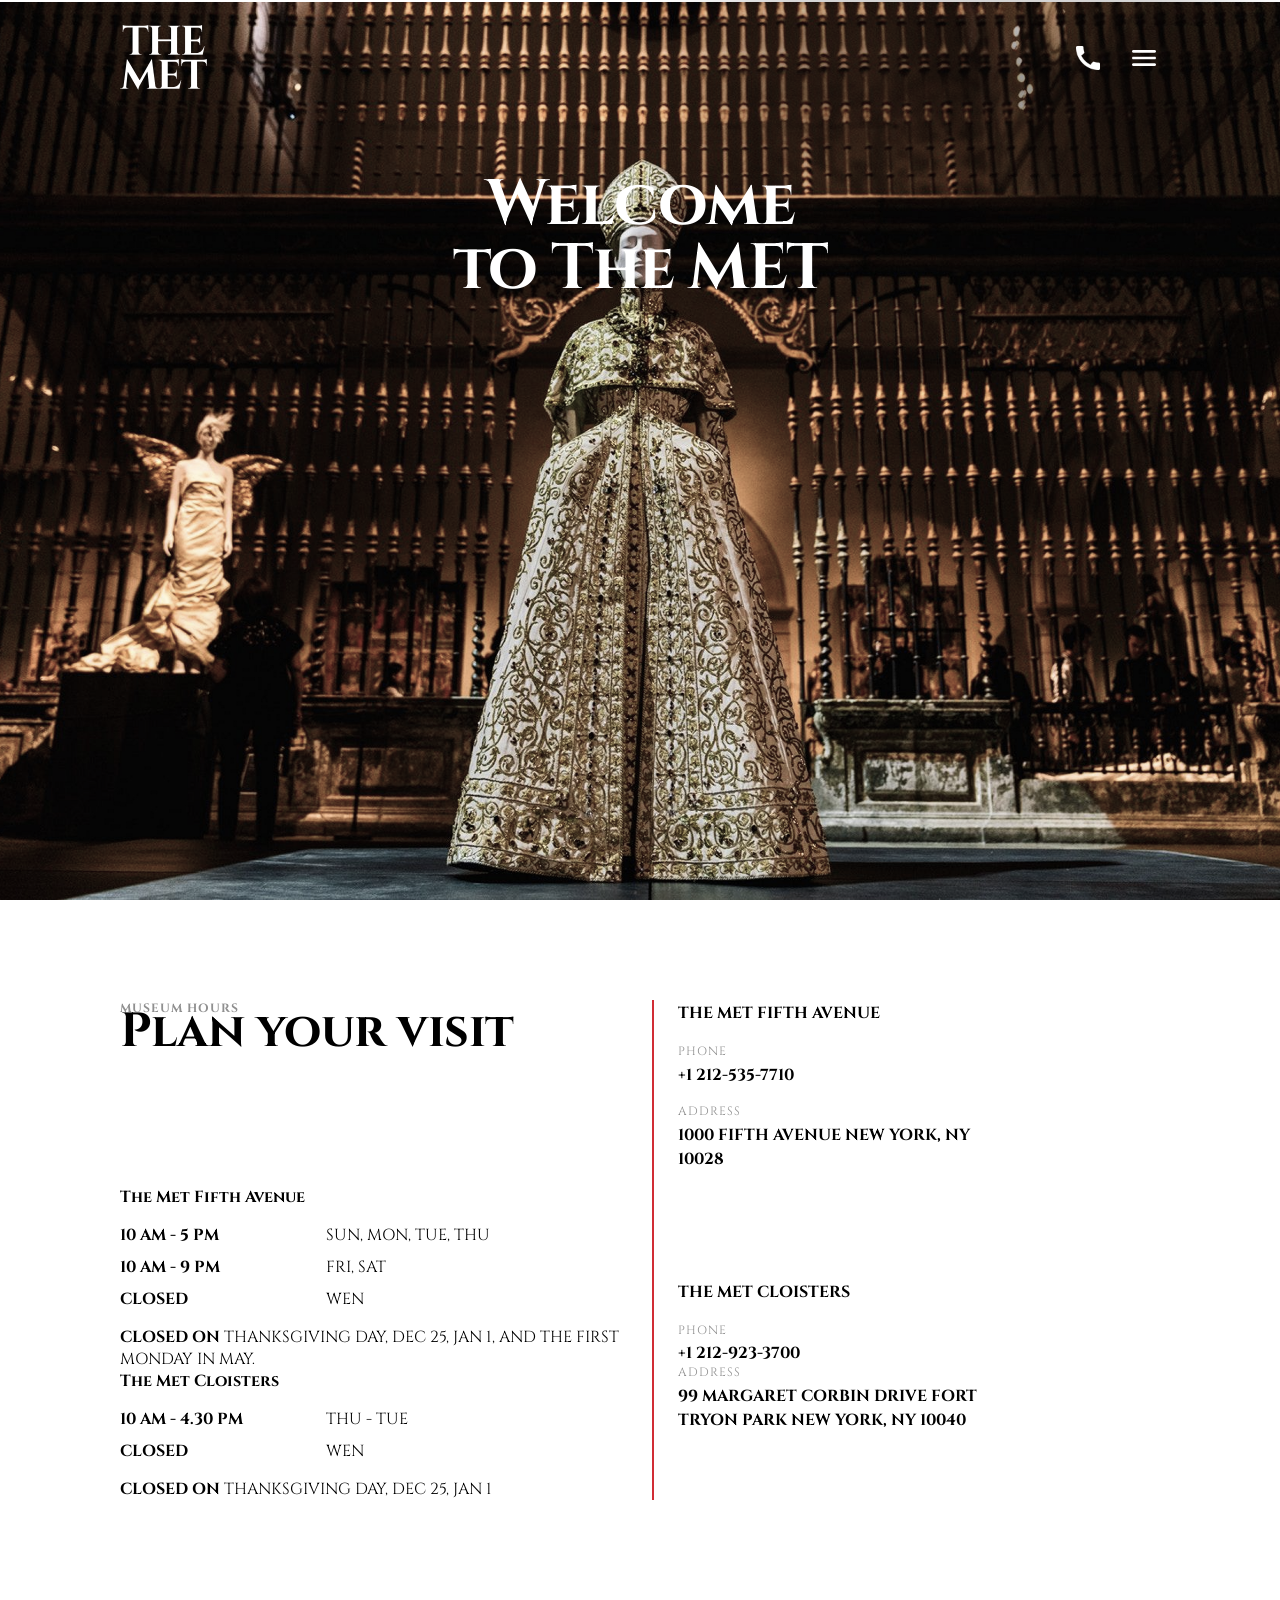
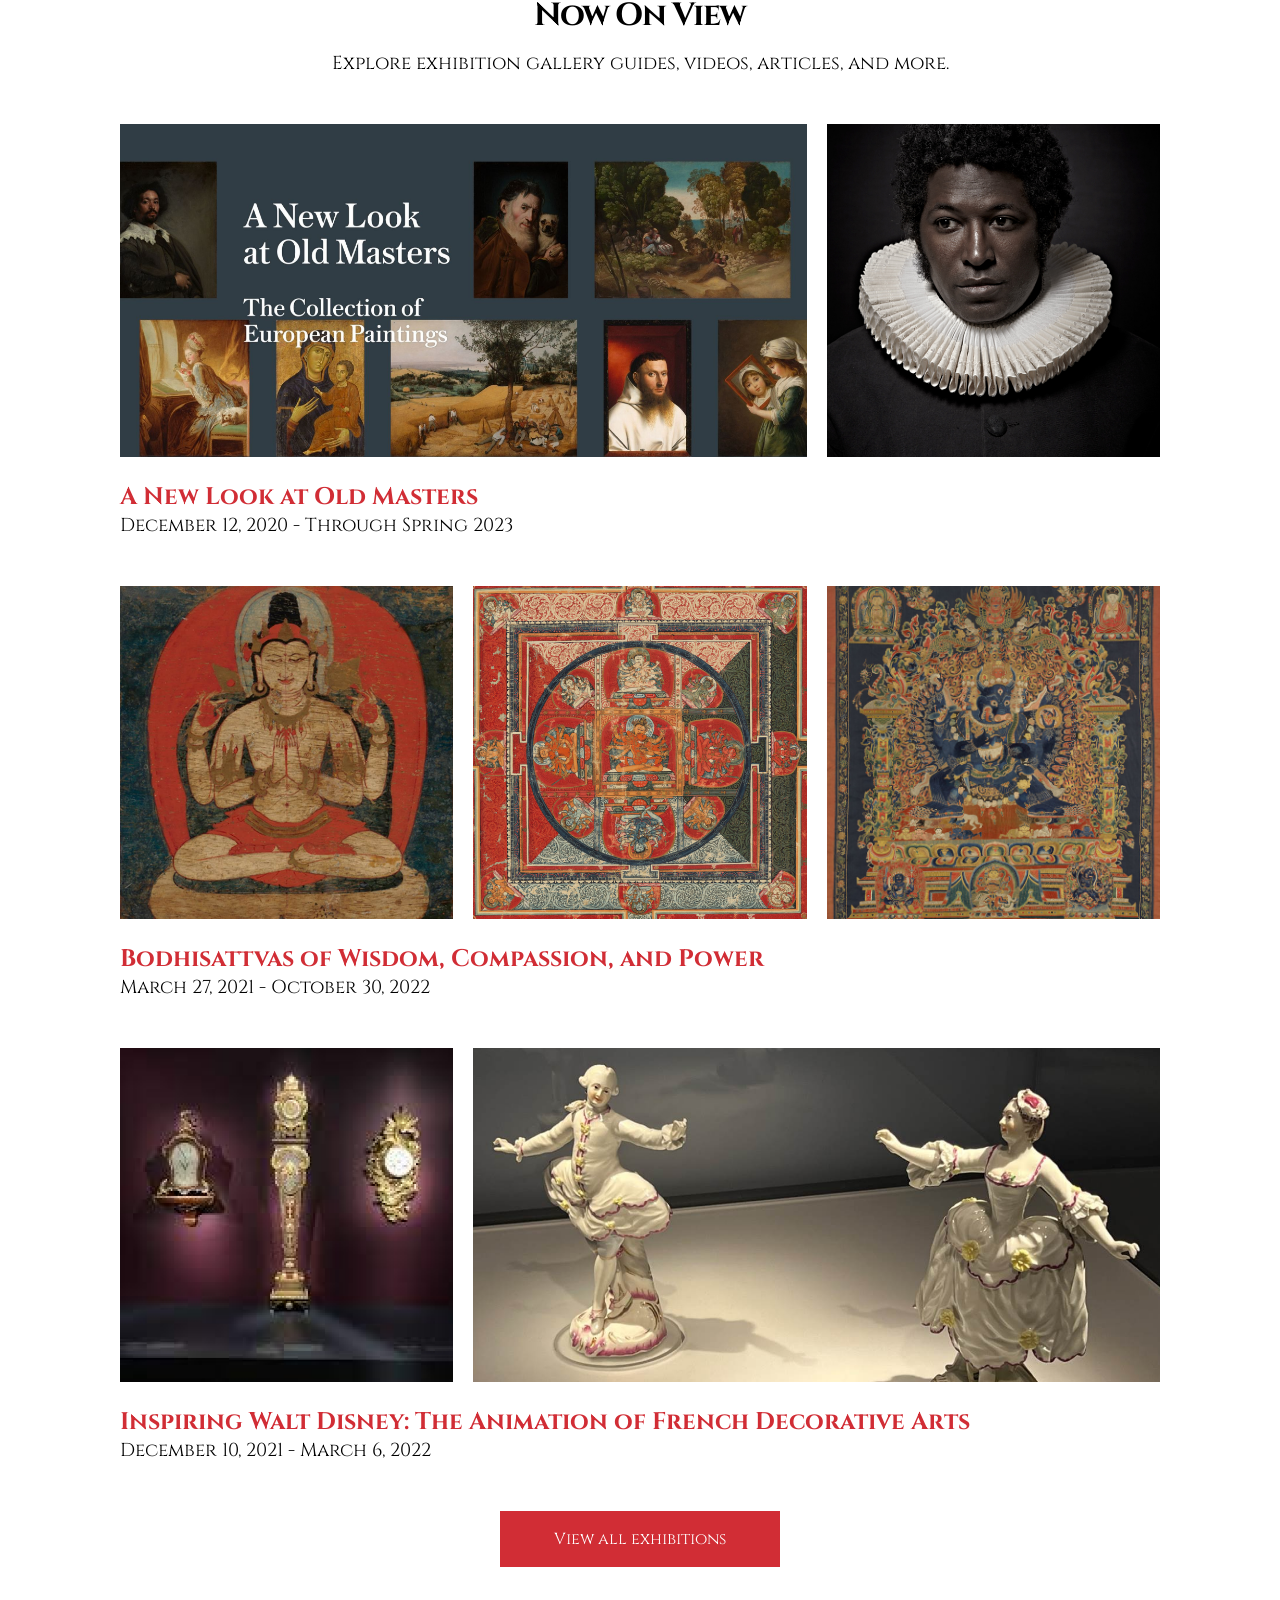
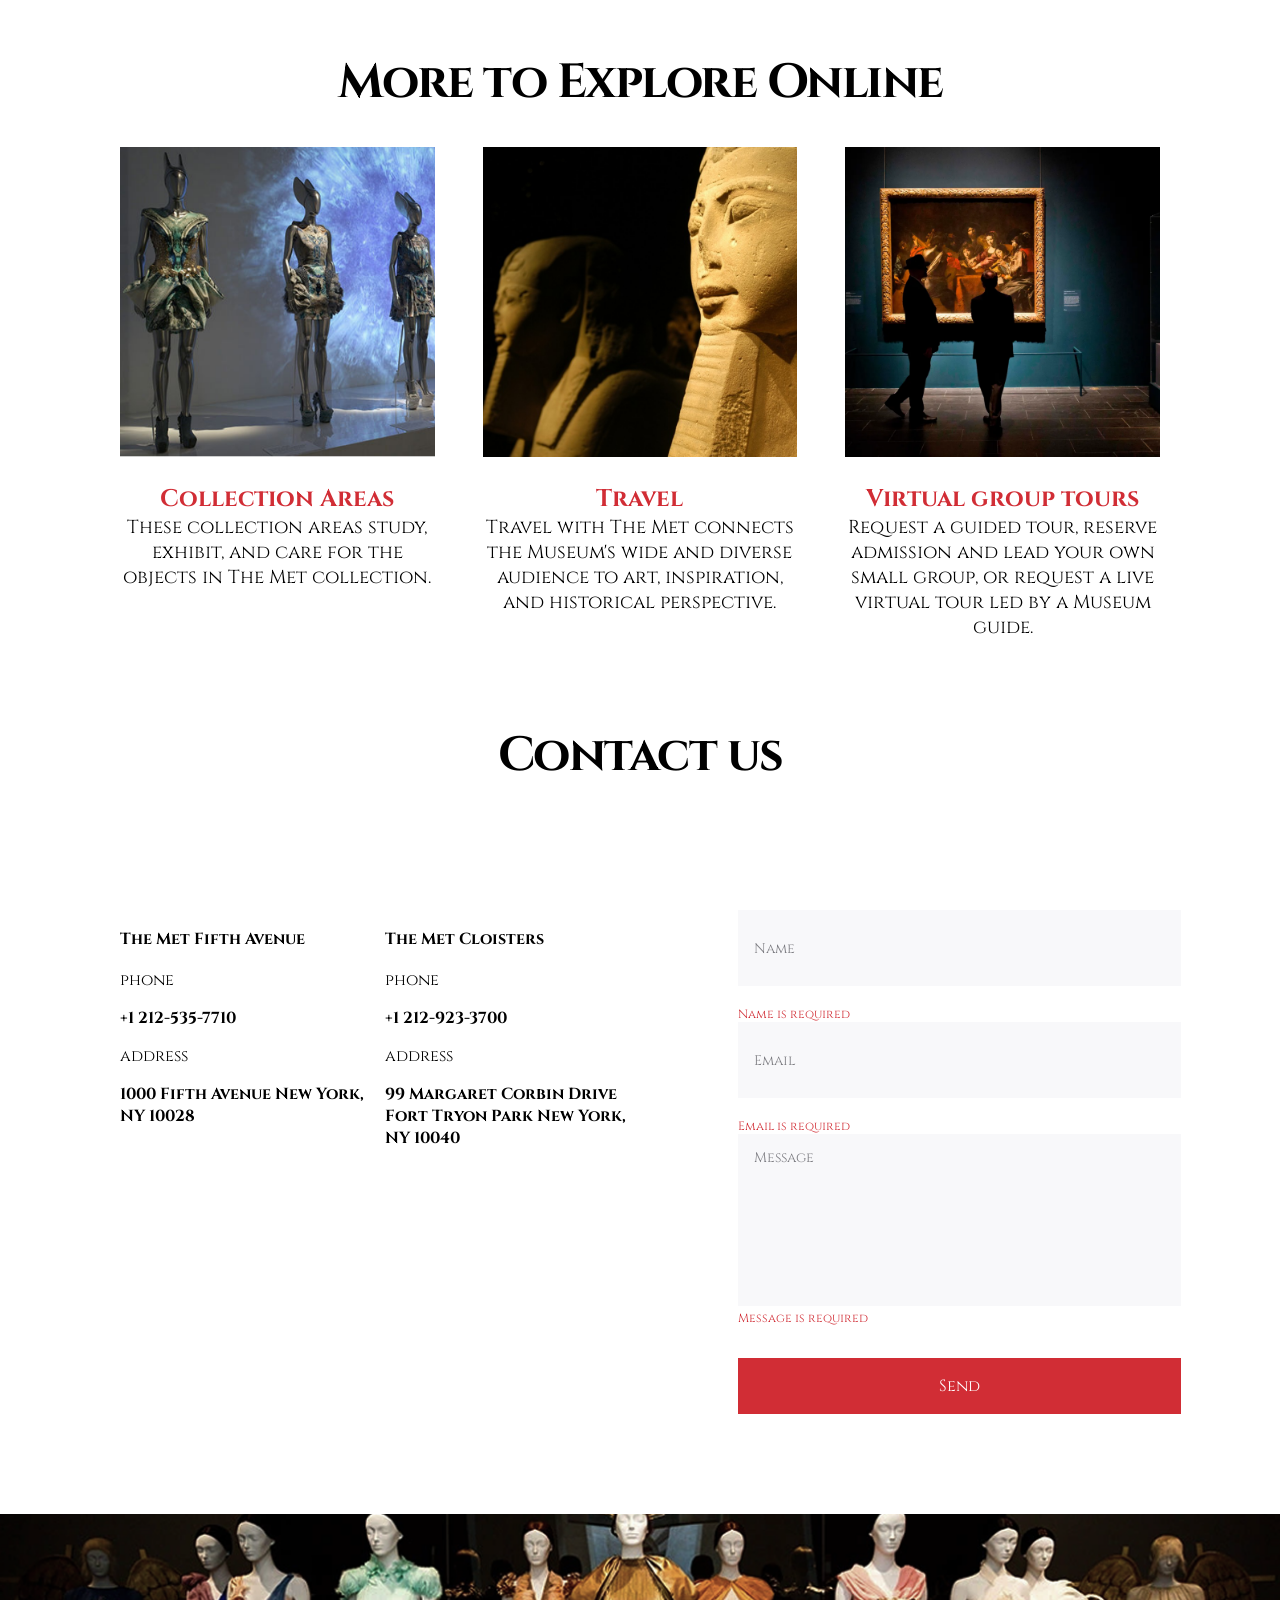
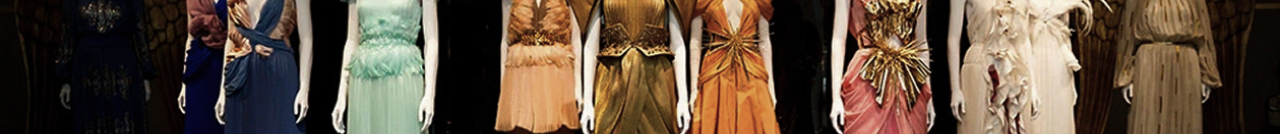
<file: index.html>
<!DOCTYPE html>
<html lang="en" class="page">
  <head>
    <meta charset="UTF-8" />
    <meta name="viewport" content="width=device-width, initial-scale=1.0" />
    <title>Landing Page</title>
    <link
      rel="preconnect"
      href="https://fonts.googleapis.com"
    />
    <link
      rel="preconnect"
      href="https://fonts.gstatic.com"
    />
    <link
      href="https://fonts.googleapis.com/css2?family=Cinzel:wght@400..900&family=Roboto:ital,wght@0,100..900;1,100..900&display=swap"
      rel="stylesheet"
    />
    <script
      type="module"
      src="src/scripts/main.js"
    ></script>
    <link
      rel="icon"
      href="src/images/logo.png"
    />
    <link
      rel="stylesheet"
      href="src/styles/main.css"
    />
  </head>

  <body class="page__body">
    <header class="header">
      <div class="container">
        <div class="header__content">
          <div class="top-bar">
            <a
              href="index.html"
              class="top-bar__logo-link"
            >
              <img
                src="src/images/logo.png"
                class="top-bar__logo"
              />
            </a>
            <div class="top-bar__icons">
              <div class="contact">
                <a
                  href="tel:+12125357710"
                  class="icon icon--phone"
                ></a>
                <span class="contact__text">
                  <span class="contact__number">
                    The Met Fifth Avenue
                    <a
                      href="tel:+12125357710"
                      class="contact__number--link"
                      >+1 212-535-7710</a
                    >
                  </span>
                  <span class="contact__number">
                    The Met Cloisters
                    <a
                      href="tel:+12129233700"
                      class="contact__number--link"
                      >+1 212-923-3700</a
                    >
                  </span>
                </span>
              </div>
              <a
                href="#menu"
                class="icon icon--menu"
              ></a>
            </div>
          </div>
          <h1 class="header__title">
            Welcome
            <br />
            to The MET
          </h1>
        </div>
      </div>
    </header>

    <aside
      class="menu page__menu"
      id="menu"
    >
      <div class="container">
        <div class="top-bar menu__top">
          <a
            href="#"
            class="top-bar__logo"
          >
            <img
              class="top-bar__image"
              src="src/images/logo.png"
              alt="The Met logo"
            />
          </a>
          <a
            href="#"
            class="icon icon--close"
          ></a>
        </div>

        <div class="menu__bottom">
          <nav
            class="nav menu__nav"
            aria-label="Main menu"
          >
            <ul class="nav__list">
              <li class="nav__item">
                <a
                  class="nav__link"
                  href="#"
                >
                  Home
                </a>
              </li>
              <li class="nav__item">
                <a
                  class="nav__link"
                  href="#about-us"
                >
                  About us
                </a>
              </li>
              <li class="nav__item">
                <a
                  class="nav__link"
                  href="#now-on-view"
                >
                  Now on view
                </a>
              </li>
              <li class="nav__item">
                <a
                  class="nav__link"
                  href="#explore-online"
                >
                  Explore Online
                </a>
              </li>
              <li class="nav__item">
                <a
                  class="nav__link"
                  href="#contacts"
                >
                  Contacts
                </a>
              </li>
            </ul>
          </nav>

          <a
            href="tel:+12125357710"
            class="menu__phone-the-met-fifth-avenue"
          >
            The Met Fifth Avenue
            <br />
            +1 212-535-7710
          </a>

          <a
            href="tel:+12129233700"
            class="menu__the-met-cloisters"
          >
            The Met Cloisters
            <br />
            +1 212-923-3700
          </a>

          <a
            href="#"
            class="menu__call-to-order"
          >
            Call to order
          </a>
        </div>
      </div>
    </aside>

    <main
      class="main"
      id="home"
    >
      <div class="container">
        <div class="main__content">
          <section
            class="about-us"
            id="about-us"
          >
            <div class="about-us__container">
              <p class="about-us__subtitle">Museum hours</p>
              <h2
                class="about-us__title
                  section-title
                  section-title--align--left"
              >
                Plan your visit
              </h2>
              <div class="about-us__content">
              <p class="about-us__place">The Met Fifth Avenue</p>
              <ul class="about-us__schedule">
                <li>
                  <span>10 AM - 5 PM</span>
                  <span class="about-us__schedule__days">Sun, Mon, Tue, Thu</span>
                </li>
                <li>
                  <span>10 AM - 9 PM</span>
                  <span class="about-us__schedule__days">Fri, Sat</span>
                </li>
                <li>
                  <span>CLOSED</span>
                  <span class="about-us__schedule__days">Wen</span>
                </li>
              </ul>

              <p class="about-us__closed">Closed on</p>
              <span class="about-us__closed__text">
                Thanksgiving Day, Dec 25, Jan 1, and the first Monday in May.
              </span>

              <p class="about-us__place">The Met Cloisters</p>

              <ul class="about-us__schedule">
                <li>
                  <span>10 AM - 4.30 PM</span>
                  <span class="about-us__schedule__days">Thu - Tue</span>
                </li>
                <li>
                  <span>CLOSED</span>
                  <span class="about-us__schedule__days">Wen</span>
                </li>
              </ul>

              <p class="about-us__closed">Closed on</p>
              <span class="about-us__closed__text2">
                Thanksgiving Day, Dec 25, Jan 1
              </span>
              </div>
            </div>

            <div class="about-us__contacts">
            <article class="contact-us__avenue">
              <h3 class="contact-us__avenue--place">
                The Met Fifth Avenue
              </h3>
              <p class="contact-us__avenue--name">phone</p>
              <a
                href="tel:+12125357710"
                target="_blank"
                class="contact-us__avenue--phone"
              >
                +1 212-535-7710
              </a>
              <p class="contact-us__avenue--name">address</p>
              <a
                href="https://www.google.com/maps/place/1000+5th+Ave,+New+York,+NY+10028"
                target="_blank"
                class="contact-us__avenue--address"
              >
                1000 Fifth Avenue New York, NY 10028
              </a>
            </article>

            <article class="contact-us__cloisters">
              <h3 class="contact-us__cloisters--place">
                The Met Cloisters
              </h3>
              <p class="contact-us__cloisters--name">phone</p>
              <a
                href="tel:+12129233700"
                target="_blank"
                class="contact-us__cloisters--phone"
              >
                +1 212-923-3700
              </a>
              <p class="contact-us__cloisters--name">address</p>
              <a
                href="https://www.google.com/maps/place/The+Met+Cloisters"
                target="_blank"
                class="contact-us__cloisters--address"
              >
                99 Margaret Corbin Drive Fort Tryon Park New York, NY 10040
              </a>
            </article>
            </div>
          </section>
        </div>

        <section
          class="now-on-view"
          id="now-on-view"
        >
          <h2
            class="now-on-view__title
              section-title--align--center"
          >
            Now On View
          </h2>
          <h3 class="now-on-view__text">
            Explore exhibition gallery guides, videos, articles, and more.
          </h3>
          <div class="categories__wrapper">
            <article class="category">
              <div class="category__photos">
                <a
                  href="#"
                  class="category__link category__link--wide"
                >
                  <img
                    class="category__photo"
                    src="src/images/category-oldmatters-wide.png"
                    alt="layer"
                  />
                </a>
                <a
                  href="#"
                  class="category__link category__link--square"
                >
                  <img
                    class="category__photo"
                    src="src/images/category-oldmatters-square.png"
                    alt="men"
                  />
                </a>
              </div>

              <h2 class="category__title">A New Look at Old Masters</h2>
              <h3 class="category__subtitle">
                December 12, 2020 - Through Spring 2023
              </h3>
            </article>

            <article class="category">
              <div
                class="category__photos category__photos--block-3"
              >
                <a
                  href="#"
                  class="category__link category__link--block-3"
                >
                  <img
                    class="category__photo"
                    src="src/images/category-bodhisattvas-1.png"
                    alt="layer"
                  />
                </a>
                <a
                  href="#"
                  class="category__link category__link--block-3"
                >
                  <img
                    class="category__photo"
                    src="src/images/category-bodhisattvas-2.png"
                    alt="men"
                  />
                </a>
                <a
                  href="#"
                  class="category__link category__link--block-3"
                >
                  <img
                    class="category__photo"
                    src="src/images/category-bodhisattvas-3.png"
                    alt="men"
                  />
                </a>
              </div>

              <h2 class="category__title">
                Bodhisattvas of Wisdom, Compassion, and Power
              </h2>
              <h3 class="category__subtitle">
                March 27, 2021 - October 30, 2022
              </h3>
            </article>

            <article class="category">
              <div class="category__photos">
                <a
                  href="#"
                  class="category__link category__link--square"
                >
                  <img
                    class="category__photo"
                    src="src/images/category-disney-square.png"
                    alt="layer"
                  />
                </a>
                <a
                  href="#"
                  class="category__link category__link--wide"
                >
                  <img
                    class="category__photo"
                    src="src/images/category-disney-wide.png"
                    alt="men"
                  />
                </a>
              </div>

              <h2 class="category__title">
                Inspiring Walt Disney: The Animation of French Decorative Arts
              </h2>
              <h3 class="category__subtitle">
                December 10, 2021 - March 6, 2022
              </h3>

              <button class="now-on-view__button">
                View all exhibitions
              </button>
            </article>
          </div>
        </section>

        <section
          class="explore-online"
          id="explore-online"
        >
          <h2
            class="explore__maintitle
              section-title
              section-title--align--center"
          >
            More to Explore Online
          </h2>
          <div class="explories__wrapper">
            <article class="explore">
              <div class="explore__item">
                <a
                  href="#"
                  class="explore__link"
                >
                  <img
                    class="explore__photo explore__photo--1"
                    src="src/images/explore-collection.png"
                    alt="layer"
                  />
                </a>
              </div>
              <h2 class="explore__title">Collection Areas</h2>
              <h3 class="explore__subtitle">
                These collection areas study, exhibit, and care for the objects
                in The Met collection.
              </h3>
            </article>

            <article class="explore">
              <div class="explore__item">
                <a
                  href="#"
                  class="explore__link"
                >
                  <img
                    class="explore__photo explore__photo--2"
                    src="src/images/explore-travel.png"
                    alt="layer"
                  />
                </a>
              </div>
              <h2 class="explore__title">Travel</h2>
              <h3 class="explore__subtitle">
                Travel with The Met connects the Museum's wide and diverse
                audience to art, inspiration, and historical perspective.
              </h3>
            </article>

            <article class="explore">
              <a
                href="#"
                class="explore__link"
              >
                <img
                  class="explore__photo explore__photo--3"
                  src="src/images/explore-tours.png"
                  alt="layer"
                />
              </a>
              <h2 class="explore__title">Virtual group tours</h2>
              <h3 class="explore__subtitle">
                Request a guided tour, reserve admission and lead your own small
                group, or request a live virtual tour led by a Museum guide.
              </h3>
            </article>
          </div>
        </section>

        <section
          class="contacts"
          id="contacts"
        >
          <h2
            class="contact-us__title
              section-title
              section-title--align--center"
          >
            Contact us
          </h2>
          <div class="contact-us">
            <article class="contact-us__avenue">
              <h3 class="contact-us__avenue--place">
                The Met Fifth Avenue
              </h3>
              <p class="contact-us__avenue--name">phone</p>
              <a
                href="tel:+12125357710"
                target="_blank"
                class="contact-us__avenue--phone"
              >
                +1 212-535-7710
              </a>
              <p class="contact-us__avenue--name">address</p>
              <a
                href="https://www.google.com/maps/place/1000+5th+Ave,+New+York,+NY+10028"
                target="_blank"
                class="contact-us__avenue--address"
              >
                1000 Fifth Avenue New York, NY 10028
              </a>
            </article>

            <article class="contact-us__cloisters">
              <h3 class="contact-us__cloisters--place">
                The Met Cloisters
              </h3>
              <p class="contact-us__cloisters--name">phone</p>
              <a
                href="tel:+12129233700"
                target="_blank"
                class="contact-us__cloisters--phone"
              >
                +1 212-923-3700
              </a>
              <p class="contact-us__cloisters--name">address</p>
              <a
                href="https://www.google.com/maps/place/The+Met+Cloisters"
                target="_blank"
                class="contact-us__cloisters--address"
              >
                99 Margaret Corbin Drive Fort Tryon Park New York, NY 10040
              </a>
            </article>
            <article class="contact-us__form">
              <form
                id="contact-form"
                action="http://localhost:3000/api"
                method="post"
                novalidate
              >
                <div class="contact-us__form__blocks">
                  <input
                    type="text"
                    name="name"
                    id="contact-name"
                    class="contact-us__form--block"
                    placeholder="Name"
                    required
                    aria-required="true"
                    aria-describedby="contact-name-error"
                  />
                  <span
                    id="contact-name-error"
                    class="contact-us__form--error"
                    hidden
                    >Name is required</span
                  >

                  <input
                    type="email"
                    name="email"
                    id="contact-email"
                    class="contact-us__form--block"
                    placeholder="Email"
                    required
                    aria-required="true"
                    aria-describedby="contact-email-error"
                  />
                  <span
                    id="contact-email-error"
                    class="contact-us__form--error"
                    hidden
                    >Email is required</span
                  >

                  <textarea
                    id="contact-message"
                    class="contact-us__form--block3"
                    placeholder="Message"
                    name="message"
                    required
                    aria-required="true"
                    aria-describedby="contact-message-error"
                  ></textarea>
                  <span
                    id="contact-message-error"
                    class="contact-us__form--error"
                    hidden
                    >Message is required</span
                  >
                </div>

                <button
                  class="contact-us__button"
                  type="submit"
                >
                  Send
                </button>
              </form>
            </article>
          </div>
        </section>
      </div>
    </main>

    <footer class="footer">
      <div class="footer__image"></div>
    </footer>
  </body>
</html>
</file>
<file: src/styles/main.css>
.page {
  font-family: Cinzel, serif;

  color: #fff;

  font-weight: 700;

  font-style: normal;

  scroll-behavior: smooth;
}

.page__body {
  margin: 0;

  min-width: 320px;
}

.container {
  padding-inline: 20px;
}

.header {
  background-image: url('../images/header.png');

  background-size: cover;

  background-position: center;
}

.header__title {
  margin: 129px auto 0;

  font-family: Cinzel, serif;

  font-weight: 700;

  font-size: 40px;

  line-height: 1;

  letter-spacing: -1.5px;

  text-align: center;
}

.header__content {
  display: flex;

  height: 100vh;

  flex-direction: column;
}

.menu {
  height: 100vh;

  box-sizing: border-box;

  background-color: #d12d35;

  font-weight: 700;

  text-transform: uppercase;

  transition: 0.3s ease;
}

.menu__top {
  margin-bottom: 40px;
}

.menu__nav {
  margin-bottom: 32px;
}

.menu__phone-the-met-fifth-avenue {
  margin-bottom: 8px;

  display: block;

  color: inherit;

  text-decoration: none;

  font-size: 16px;

  line-height: 27px;
}

.menu__the-met-cloisters {
  margin-bottom: 16px;

  display: block;

  color: inherit;

  text-decoration: none;

  font-size: 16px;

  line-height: 27px;
}

.menu__call-to-order {
  display: block;

  padding-bottom: 8px;

  border-bottom: 1px solid #fff;

  width: fit-content;

  color: inherit;

  text-decoration: none;

  font-size: 12px;

  line-height: 16px;

  letter-spacing: 2px;
}

.nav__list {
  margin: 0;

  padding: 0;

  list-style: none;

  display: flex;

  flex-direction: column;

  gap: 32px;
}

.nav__link {
  position: relative;

  color: inherit;

  text-decoration: none;

  line-height: 22px;

  font-size: 22px;

  letter-spacing: 2px;
}

.nav__link::after {
  content: '';

  position: absolute;

  bottom: -8px;

  display: block;

  width: 100%;

  height: 1px;

  background-color: #fff;

  transform: scale(0);

  transform-origin: left;

  transition: transform 0.3s;
}

.nav__link:hover::after {
  transform: scale(1);
}

.icon {
  display: block;

  height: 24px;

  width: 24px;

  background-size: cover;

  position: relative;

  transition: transform 0.3s;
}

.icon--phone {
  background-image: url('../images/icon-phone.png');
}

.icon--phone:hover {
  transform: scale(1.2);
}

.icon--menu {
  background-image: url('../images/icon-menu.png');
}

.icon--menu:hover {
  background-image: url('../images/icon-menu-hover.png');

  transform: scale(1.2);
}

.icon--close {
  background-image: url('../images/icon-close.png');
}

.contact {
  position: relative;

  display: inline-flex;

  align-items: center;
}

.contact__text {
  position: absolute;

  right: 100%;

  display: flex;

  flex-direction: column;

  margin-right: 16px;

  line-height: 22px;

  cursor: default;

  white-space: nowrap;

  font-weight: 400;

  opacity: 0;

  transform: translate(-10px);

  transition: 0.3s ease;
}

.contact__number--link {
  display: inline-block;

  color: #fff;

  text-decoration: none;

  transition: 0.3s ease;
}

.contact__number--link:hover {
  text-decoration: underline;

  transform: translateX(4px);
}

.contact:hover .contact__text {
  opacity: 1;

  transform: translate(0);
}

.page__menu {
  position: fixed;

  top: 0;

  right: 0;

  left: 0;

  opacity: 0;

  transition: all 0.3s;

  transform: translate(-100%);

  pointer-events: none;
}

.page__menu:target {
  opacity: 1;

  transform: translate(0);

  pointer-events: all;
}

html:has(.page__menu:target) {
  overflow: hidden;
}

.top-bar {
  margin-top: 25px;

  display: flex;

  justify-content: space-between;

  align-items: center;
}

.top-bar__icons {
  display: flex;

  gap: 24px;
}

.top-bar__logo-link {
  display: flex;

  cursor: pointer;
}

.top-bar__logo {
  width: 64px;

  height: 46px;

  transition: transform 0.3s;
}

.top-bar__logo:hover {
  transform: scale(1.2);
}

.top-bar__image {
  height: 46px;

  width: 64px;
}

.section-title {
  margin: 0 0 100px;

  color: #000;

  font-family: Cinzel, serif;

  font-weight: 700;

  font-size: 32px;

  line-height: 32px;

  letter-spacing: -1.5px;
}

.section-title--align--left {
  text-align: left;
}

.section-title--align--center {
  text-align: center;
}

.section-title .subtitle {
  font-family: Cinzel, serif;

  color: #d12d35;

  font-size: 12px;

  font-weight: 700;
}

.about-us {
  display: grid;

  --columns: 1;
  --column-gap: 20px;

  grid-template-columns: repeat(var(--columns), 1fr);

  gap: 24px var(--column-gap);

  margin: 100px 0;

  color: #000;
}

.about-us__subtitle {
  margin: 0;

  font-size: 12px;

  letter-spacing: 1px;

  color: #8f8f8f;

  text-transform: uppercase;
}

.about-us__title {
  margin-bottom: 40px;
}

.about-us__container {
  grid-column: 1 / -1;
}

.about-us__place {
  margin: 0 0 16px;

  font-size: 16px;

  font-weight: 700;
}

.about-us__content {
  grid-column: 1 / -1;
}

.about-us__schedule {
  display: grid;

  row-gap: 10px;

  list-style: none;

  margin: 0 0 16px;

  padding: 0;
}

.about-us__schedule li {
  display: grid;

  grid-template-columns: 190px 1fr;

  column-gap: 16px;

  text-transform: uppercase;
}

.about-us__schedule li span:first-child {
  font-weight: 700;
}

.about-us__schedule__days {
  font-weight: 400;
}

.about-us__closed {
  display: inline;

  margin: 0;

  font-weight: 700;

  text-transform: uppercase;
}

.about-us__closed__text {
  margin: 0 0 48px;

  font-weight: 400;

  text-transform: uppercase;
}

.about-us__closed__text2 {
  display: inline;

  margin: 0;

  font-weight: 400;

  text-transform: uppercase;
}

.now-on-view__text {
  font-weight: 400;

  color: #000;

  display: flex;

  text-align: center;

  justify-content: center;

  align-items: center;

  margin-bottom: 48px;
}

.now-on-view__title {
  margin: 0;

  color: #000;

  font-family: Cinzel, serif;

  font-weight: 700;

  font-size: 32px;

  line-height: 32px;

  letter-spacing: -1.5px;
}

.now-on-view__button {
  width: 280px;

  height: 56px;

  background-color: #d12d35;

  color: #fff;

  font-family: Cinzel, serif;

  font-size: 16px;

  cursor: pointer;

  border: none;

  display: block;

  margin: 0 auto 100px;

  transition:
    background-color 0.3s ease,
    transform 0.15s ease;
}

.now-on-view__button:hover {
  background-color: #ad1c23;
}

.now-on-view__button:active {
  background-color: #ec333d;

  transform: scale(0.98);
}

.categories__wrapper {
  display: grid;
}

.category__photos {
  display: grid;

  --columns: 2;
  --column-gap: 20px;

  grid-template-columns: repeat(var(--columns), 1fr);

  column-gap: var(--column-gap);

  margin-bottom: 24px;
}

.category__photos--block-3 {
  --columns: 3;
}

.category__link {
  position: relative;

  display: block;
}

.category__link--square {
  height: 0;

  padding-bottom: 100%;
}

.category__link--block-3 {
  display: block;

  height: 0;

  padding-bottom: 100%;
}

.category__photo {
  position: absolute;

  inset: 0;

  width: 100%;

  height: 100%;

  object-fit: cover;

  transition: transform 0.3s ease;
}

.category__photo:hover {
  transform: scale(1.05);
}

.category__title {
  color: #d12d35;

  margin-bottom: 0;
}

.category__subtitle {
  color: #000;

  font-weight: 400;

  margin: 0 0 48px;
}

.explories__wrapper {
  display: grid;

  gap: 48px;

  grid-template-columns: 1fr;

  max-width: 600px;

  margin: 0 auto;
}

.explore {
  text-align: center;
}

.explore__maintitle {
  margin-bottom: 40px;
}

.explore__link {
  display: block;
}

.explore__photo {
  width: 100%;

  height: 100%;

  object-fit: cover;

  transition: transform 0.3s ease;
}

.explore__photo:hover {
  transform: scale(1.05);
}

.explore__title {
  color: #d12d35;

  margin-bottom: 0;

  text-align: center;
}

.explore__subtitle {
  color: #000;

  font-weight: 400;

  margin: 0;

  text-align: center;
}

.contact-us {
  display: grid;

  --columns: 2;
  --column-gap: 20px;

  grid-template-columns: repeat(var(--columns), 1fr);

  column-gap: var(--column-gap);
}

.contact-us__title {
  margin-top: 100px;

  margin-bottom: 48px;
}

.contact-us__avenue {
  grid-column: 1 / -1;
}

.contact-us__avenue--place {
  color: #000;

  font-family: Cinzel, serif;

  font-weight: 700;

  font-size: 16px;

  line-height: 27px;

  margin-bottom: 16px;
}

.contact-us__avenue--name {
  font-weight: 400;

  color: #000;
}

.contact-us__avenue--phone {
  color: #000;

  display: inline-block;

  font-size: 16px;

  text-decoration: none;

  transition: transform 0.3s ease;
}

.contact-us__avenue--phone:hover {
  transform: scale(1.05);
}

.contact-us__avenue--address {
  display: inline-block;

  color: #000;

  font-size: 16px;

  text-decoration: none;

  transition: transform 0.3s ease;
}

.contact-us__avenue--address:hover {
  transform: scale(1.05);
}

.contact-us__cloisters {
  grid-column: 1 / -1;
}

.contact-us__cloisters--place {
  color: #000;

  font-family: Cinzel, serif;

  font-weight: 700;

  font-size: 16px;

  line-height: 27px;

  margin-bottom: 16px;
}

.contact-us__cloisters--name {
  font-weight: 400;

  color: #000;
}

.contact-us__cloisters--phone {
  display: inline-block;

  color: #000;

  font-size: 16px;

  text-decoration: none;

  transition: transform 0.3s ease;
}

.contact-us__cloisters--phone:hover {
  transform: scale(1.05);
}

.contact-us__cloisters--address {
  display: inline-block;

  color: #000;

  font-size: 16px;

  margin-bottom: 48px;

  text-decoration: none;

  transition: transform 0.3s ease;
}

.contact-us__cloisters--address:hover {
  transform: scale(1.05);
}

.about-us__contacts {
  display: none;

  grid-template-columns: 1fr;

  grid-column: 1 / -1;

  gap: 40px;

  padding-left: 24px;

  border-left: 2px solid #d12d35;

  text-transform: uppercase;
}

.about-us .contact-us__avenue,
.about-us .contact-us__cloisters {
  grid-column: 1 / 2;
}

.about-us .contact-us__avenue--place,
.about-us .contact-us__cloisters--place {
  margin: 0 0 16px;
}

.about-us .contact-us__avenue--name,
.about-us .contact-us__cloisters--name {
  margin: 0 0 4px;

  font-size: 12px;

  letter-spacing: 1px;

  color: #8f8f8f;

  text-transform: uppercase;
}

.about-us .contact-us__avenue--phone {
  margin-bottom: 16px;

  line-height: 24px;
}

.about-us .contact-us__avenue--address,
.about-us .contact-us__cloisters--address {
  margin-bottom: 0;

  max-width: 300px;

  line-height: 24px;
}

.contact-us__form {
  grid-column: 1 / -1;
}

.contact-us__form__blocks {
  display: flex;

  flex-direction: column;

  margin-bottom: 32px;
}

.contact-us__form--block {
  width: 280px;

  height: 48px;

  margin-bottom: 16px;

  padding: 14px 16px;

  border: none;

  background-color: #f8f8fa;

  font-family: Cinzel, serif;

  font-size: 14px;

  line-height: 20px;

  resize: none;
}

.contact-us__form--block::placeholder {
  font-family: Cinzel, serif;

  font-weight: 400;

  font-size: 14px;

  line-height: 20px;

  color: #7e7e83;
}

.contact-us__form--block:hover::placeholder {
  color: #161616;
}

.contact-us__form--block:focus {
  outline: none;

  border: 1px solid #161616;
}

.contact-us__form--block3 {
  width: 280px;

  height: 144px;

  padding: 14px 16px;

  border: none;

  background-color: #f8f8fa;

  resize: none;

  font-family: Cinzel, serif;

  font-size: 14px;

  line-height: 20px;
}

.contact-us__form--block3::placeholder {
  font-family: Cinzel, serif;

  font-weight: 400;

  color: #7e7e83;
}

.contact-us__form--block3:hover::placeholder {
  color: #161616;
}

.contact-us__form--block3:focus {
  outline: none;

  border: 1px solid #161616;
}

.contact-us__form--error {
  display: block;

  margin-top: 4px;

  color: #d12d35;

  font-family: Cinzel, serif;

  font-weight: 400;

  font-size: 12px;

  line-height: 16px;
}

.contact-us__form--success {
  margin-bottom: 16px;

  font-family: Cinzel, serif;

  font-weight: 400;

  font-size: 14px;

  line-height: 20px;

  color: #000;
}

.contact-us__form [aria-invalid='true'] {
  border: 1px solid #d12d35;
}

.contact-us__button {
  width: 312px;

  height: 56px;

  background-color: #d12d35;

  color: #fff;

  margin-bottom: 100px;

  border: none;

  font-family: Cinzel, serif;

  font-size: 16px;

  cursor: pointer;

  transition:
    background-color 0.3s ease,
    transform 0.15s ease;
}

.contact-us__button:hover {
  background-color: #ad1c23;
}

.contact-us__button:active {
  background-color: #ec333d;

  transform: scale(0.98);
}

.footer {
  position: relative;
}

.footer__image {
  position: absolute;

  left: 0;

  right: 0;

  height: 220px;

  z-index: -1;

  background-image: url('../images/footer.png');

  background-repeat: no-repeat;

  background-position: center;

  background-size: cover;
}

@media (min-width: 576px) {
  .container {
    padding-inline: 72px;
  }
}

@media (min-width: 576px) {
  .header__title {
    font-size: 64px;
  }
}

@media (min-width: 576px) {
  .menu {
    margin-bottom: 0;
  }
}

@media (min-width: 576px) {
  .icon {
    height: 32px;

    width: 32px;
  }
}

@media (min-width: 576px) {
  .top-bar__logo {
    height: 65px;

    width: 87px;
  }
}

@media (min-width: 576px) {
  .top-bar__image {
    height: 65px;

    width: 87px;
  }
}

@media (min-width: 576px) {
  .section-title {
    font-size: 48px;

    margin-bottom: 140px;
  }
}

@media (min-width: 576px) {
  .about-us__title {
    font-size: 42px;

    margin-bottom: 40px;

    letter-spacing: -0.5px;
  }
}

@media (min-width: 576px) {
  .about-us {
    --columns: 6;
    --column-gap: 24px;
  }
}

@media (min-width: 576px) {
  .about-us__container {
    grid-column: 1 / 4;
  }
}

@media (min-width: 576px) {
  .about-us__content {
    grid-column: 1 / 4;
  }
}

@media (min-width: 576px) {
  .about-us__contacts {
    display: grid;

    grid-column: 4 / 7;
  }
}

@media (min-width: 576px) {
  .category__photos {
    --columns: 6;
  }
}

@media (min-width: 576px) {
  .category__photos--block-3 {
    --columns: 2;
  }
}

@media (min-width: 576px) {
  .category__link--wide {
    grid-column: span 4;
  }
}

@media (min-width: 576px) {
  .category__link--square {
    grid-column: span 2;
  }
}

@media (min-width: 576px) {
  .category__link--block-3:nth-child(3) {
    display: none;
  }
}

@media (min-width: 576px) {
  .explore__maintitle {
    margin-bottom: 48px;
  }
}

@media (min-width: 576px) {
  .contact-us {
    --columns: 6;
  }
}

@media (min-width: 576px) {
  .contact-us__avenue {
    grid-column: 1 / 3;
  }
}

@media (min-width: 576px) {
  .contact-us__cloisters {
    grid-column: 1 / 3;
  }
}

@media (min-width: 576px) {
  .contact-us__form {
    grid-column: 4 / 6;
  }
}

@media (min-width: 576px) {
  .contact-us__form--block {
    width: 288px;
  }
}

@media (min-width: 576px) {
  .contact-us__form--block3 {
    width: 288px;
  }
}

@media (min-width: 576px) {
  .contact-us__button {
    width: 320px;
  }
}

@media (min-width: 1024px) {
  .container {
    padding-inline: 120px;

    max-width: 1260px;

    margin-inline: auto;
  }
}

@media (min-width: 1024px) {
  .header__title {
    margin: 83px auto 0;
  }
}

@media (min-width: 1024px) {
  .section-title {
    font-size: 48px;

    margin-bottom: 138px;
  }
}

@media (min-width: 1024px) {
  .about-us {
    --columns: 12;

    gap: 64px var(--column-gap);
  }
}

@media (min-width: 1024px) {
  .about-us__container {
    grid-column: 1 / 7;
  }
}

@media (min-width: 1024px) {
  .about-us__content {
    grid-column: 1 / 7;
  }
}

@media (min-width: 1024px) {
  .about-us__contacts {
    grid-column: 7 / -1;
  }
}

@media (min-width: 1024px) {
  .category__photos {
    --columns: 12;
  }
}

@media (min-width: 1024px) {
  .category__photos--block-3 {
    --columns: 3;
  }
}

@media (min-width: 1024px) {
  .category__link--wide {
    grid-column: span 8;
  }
}

@media (min-width: 1024px) {
  .category__link--square {
    grid-column: span 4;
  }
}

@media (min-width: 1024px) {
  .category__link--block-3 {
    display: block;

    padding-bottom: 100%;
  }

  .category__link--block-3:nth-child(3) {
    display: block;
  }
}

@media (min-width: 1024px) {
  .explories__wrapper {
    grid-template-columns: repeat(3, 1fr);

    max-width: 1200px;
  }
}

@media (min-width: 1024px) {
  .explore__maintitle {
    margin-bottom: 48px;
  }
}

@media (min-width: 1024px) {
  .contact-us {
    --columns: 12;
  }
}

@media (min-width: 1024px) {
  .contact-us__avenue {
    grid-column: 1 / 4;
  }
}

@media (min-width: 1024px) {
  .contact-us__cloisters {
    grid-column: 4 / 7;
  }
}

@media (min-width: 1024px) {
  .contact-us__form {
    grid-column: 8 / 12;
  }
}

@media (min-width: 1024px) {
  .contact-us__form--block {
    width: 411px;
  }
}

@media (min-width: 1024px) {
  .contact-us__form--block3 {
    width: 411px;
  }
}

@media (min-width: 1024px) {
  .contact-us__button {
    width: 443px;
  }
}

@media (max-width: 1023px) {
  .contact__text {
    display: none;
  }
}
</file>
